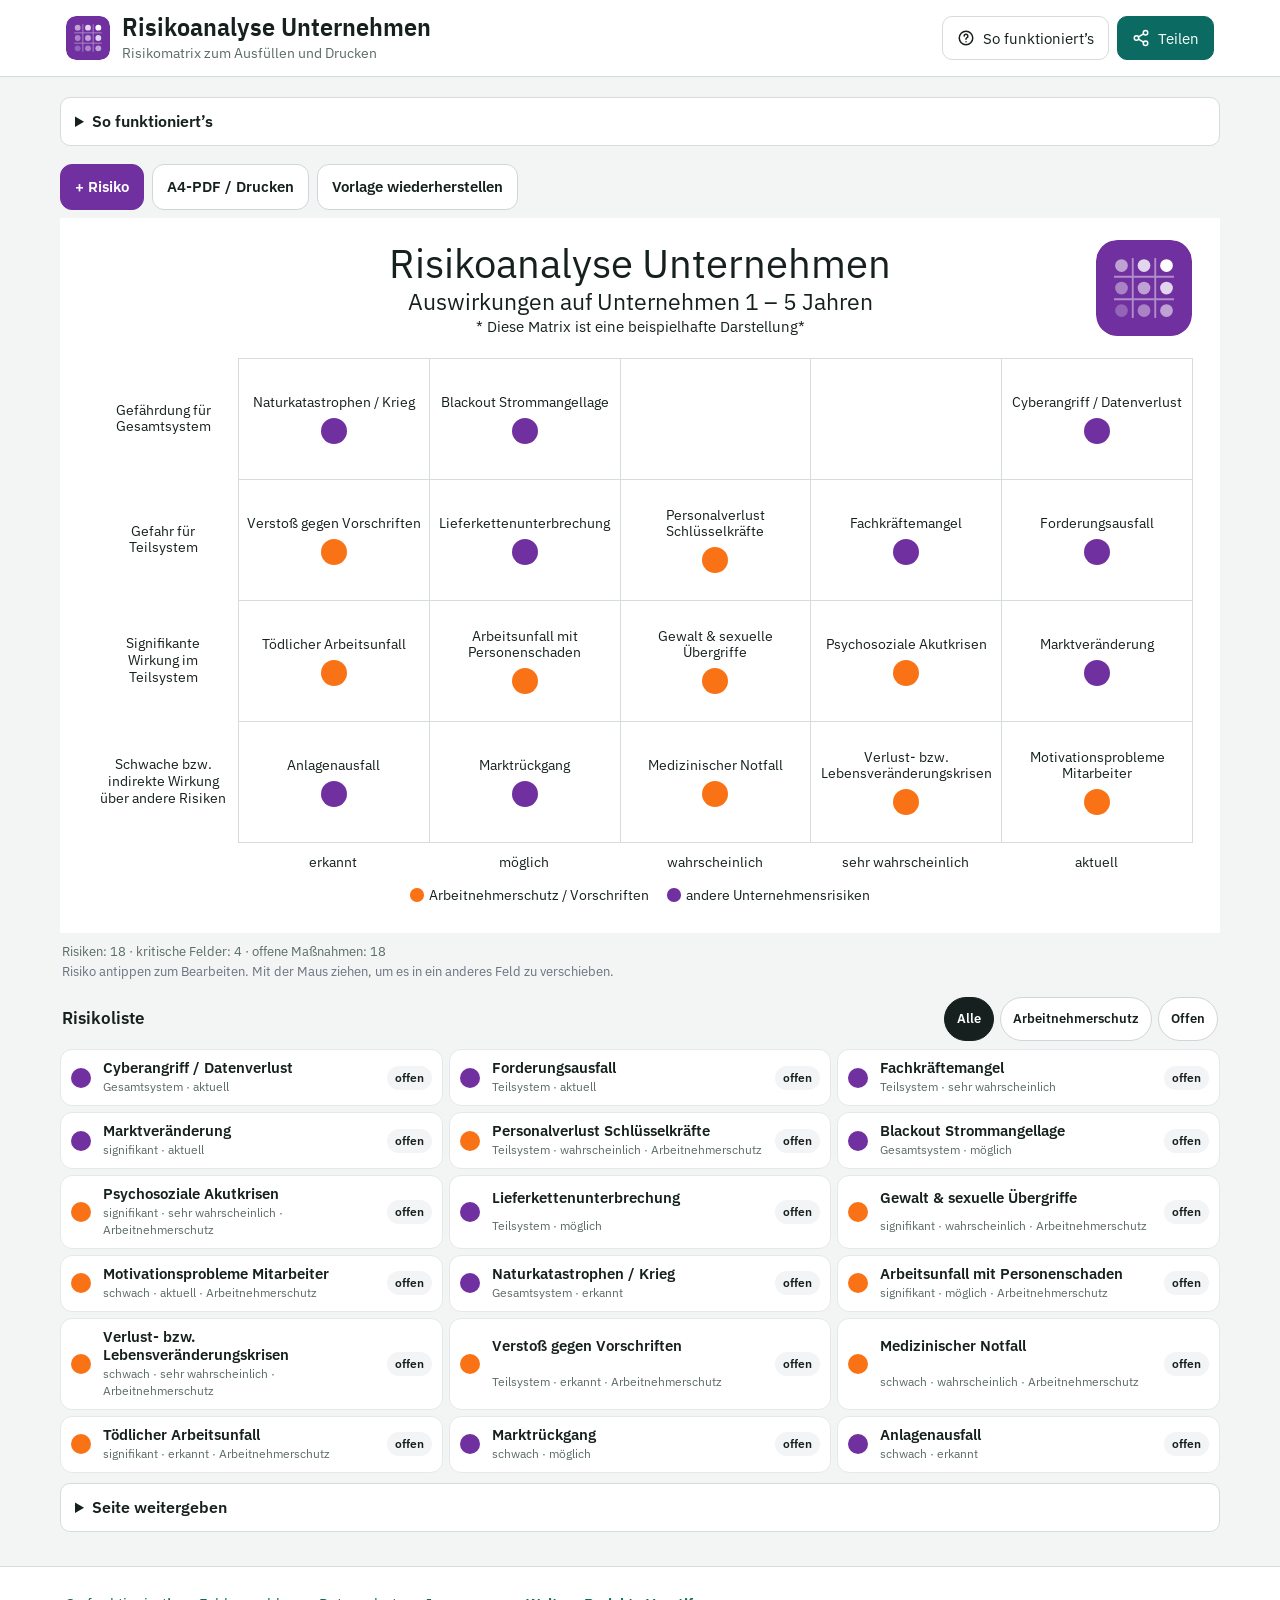
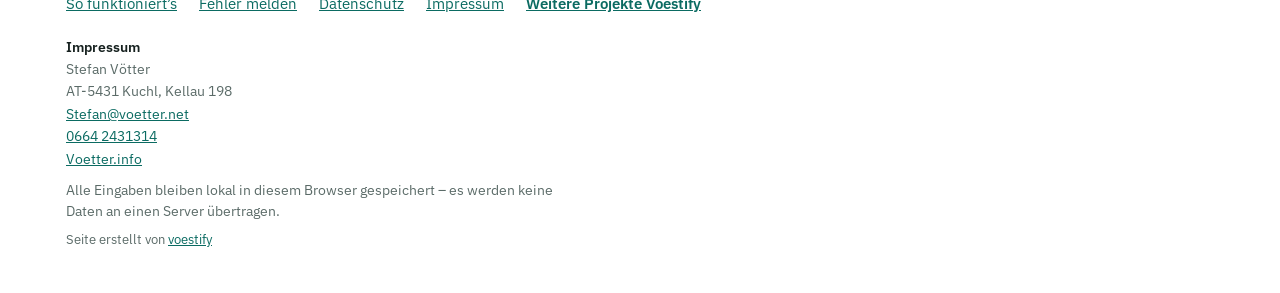
<file: public/index.html>
<!DOCTYPE html>
<html lang="de">
<head>
<meta charset="utf-8">
<meta name="viewport" content="width=device-width, initial-scale=1, viewport-fit=cover">
<title>Risikoanalyse Unternehmen</title>
<meta name="description" content="Risikomatrix für Unternehmen (BCM): 20 vorgegebene Risikofelder, eigene Risiken, Maßnahmen und PDF-Export. Daten bleiben lokal im Browser.">
<meta name="theme-color" content="#7030A0">
<link rel="manifest" href="manifest.webmanifest">
<link rel="icon" href="icon.svg" type="image/svg+xml">
<link rel="icon" href="icon-192.png" type="image/png" sizes="192x192">
<link rel="apple-touch-icon" href="apple-touch-icon.png">
<link rel="canonical" href="https://bcm.voetter.work/">
<meta name="apple-mobile-web-app-capable" content="yes">
<meta name="mobile-web-app-capable" content="yes">
<meta name="apple-mobile-web-app-title" content="Risikoanalyse">
<meta property="og:type" content="website">
<meta property="og:locale" content="de_AT">
<meta property="og:site_name" content="Risikoanalyse">
<meta property="og:url" content="https://bcm.voetter.work/">
<meta property="og:title" content="Risikoanalyse Unternehmen">
<meta property="og:description" content="Risikomatrix mit vorgegebenen Feldern: bewerten, verschieben, Maßnahmen festlegen, als PDF ausgeben. Kostenlos, ohne Anmeldung – die Daten bleiben am Gerät.">
<meta property="og:image" content="https://bcm.voetter.work/og.png">
<meta property="og:image:width" content="1200">
<meta property="og:image:height" content="630">
<meta property="og:image:alt" content="Logo und Risikomatrix der Risikoanalyse Unternehmen">
<meta name="twitter:card" content="summary_large_image">
<meta name="twitter:title" content="Risikoanalyse Unternehmen">
<meta name="twitter:description" content="Risikomatrix mit vorgegebenen Feldern: bewerten, verschieben, Maßnahmen festlegen, als PDF ausgeben.">
<meta name="twitter:image" content="https://bcm.voetter.work/og.png">
<style>
:root{--orange:#F97316;--purple:#7030A0;--purple-d:#5B2585;--purple-soft:#F1E8F8;--grey:#E5E7EB;--grey-soft:#F3F4F6;
  --text:#111827;--muted:#4B5563;--line:#A3A3A3;--bg:#F5F5F5;--panel:#fff;--lab:clamp(54px,15vw,150px)}
*{box-sizing:border-box}
html{-webkit-text-size-adjust:100%}
body{margin:0;background:var(--bg);color:var(--text);
  font:15px/1.4 Calibri,"Segoe UI",system-ui,-apple-system,Roboto,Arial,sans-serif;
  padding:env(safe-area-inset-top) env(safe-area-inset-right) env(safe-area-inset-bottom) env(safe-area-inset-left)}
.wrap{max-width:1180px;margin:0 auto;padding:10px 10px 24px}
button{font:inherit;color:inherit;cursor:pointer}
.toolbar{display:flex;gap:8px;position:sticky;top:0;z-index:5;background:var(--bg);margin:0 -10px;padding:8px 10px}
.btn{border:1px solid #D1D5DB;background:var(--panel);border-radius:12px;padding:10px 14px;font-weight:600;min-height:46px;white-space:nowrap}
.btn:hover{background:var(--grey-soft)}
.btn.primary{background:var(--purple);border-color:var(--purple);color:#fff}
.btn.primary:hover{background:var(--purple-d)}
.btn.danger{color:#B91C1C;border-color:#FCA5A5}
.short{display:none}
.hint{color:#6B7280;font-size:13px;margin:2px 2px 8px}
/* ---- Blatt wie in der Vorlage ---- */
.sheet{background:var(--panel);padding:clamp(8px,2.4vw,28px);padding-top:clamp(10px,2vw,22px)}
.sheet-head{position:relative;text-align:center;padding:0 clamp(46px,11vw,120px);margin-bottom:clamp(8px,2vw,22px);min-height:clamp(40px,10vw,96px)}
.sheet-head h1{font-weight:400;font-size:clamp(17px,4.4vw,40px);line-height:1.15;margin:0}
.sheet-head .sub{font-size:clamp(11px,2.7vw,23px);margin:2px 0 0;line-height:1.2}
.sheet-head .note{font-size:clamp(8.5px,1.9vw,15px);margin:2px 0 0;line-height:1.2}
.logo{position:absolute;right:0;top:0;width:clamp(40px,10vw,96px);height:auto;border-radius:22%}
.matrix{display:grid;grid-template-columns:var(--lab) repeat(5,minmax(0,1fr))}
.ih{display:flex;align-items:center;justify-content:center;text-align:center;padding:2px clamp(2px,1vw,12px);
  font-size:clamp(8.5px,2.1vw,13.5px);line-height:1.25;hyphens:auto;-webkit-hyphens:auto;overflow-wrap:anywhere}
.ph{text-align:center;padding:clamp(4px,1.2vw,12px) 1px 0;font-size:clamp(8.5px,2.1vw,13.5px);line-height:1.2;hyphens:auto;-webkit-hyphens:auto}
.cell{border:1px solid var(--line);margin:0 -1px -1px 0;min-height:clamp(84px,17vw,122px);padding:clamp(4px,1vw,10px) clamp(2px,.6vw,8px);
  display:flex;flex-direction:column;align-items:stretch;justify-content:center;gap:clamp(4px,1vw,10px);background:#fff}
.cell.over{background:var(--purple-soft);box-shadow:inset 0 0 0 2px var(--purple)}
.add{flex:1;border:0;background:transparent;color:transparent;font-size:20px;min-height:44px}
.cell:has(.card) .add{display:none}
.add:hover,.add:focus-visible{color:#9CA3AF;background:var(--grey-soft)}
@media (hover:none){.add{color:#D4D4D4}}
.card{display:flex;flex-direction:column;align-items:center;gap:clamp(3px,.8vw,7px);width:100%;border:0;background:transparent;padding:2px 0;
  touch-action:pan-x pan-y;user-select:none;-webkit-user-select:none;-webkit-touch-callout:none;border-radius:8px}
.card:hover{background:var(--purple-soft)}
.card .t{font-size:clamp(9px,2.3vw,14px);line-height:1.2;text-align:center;hyphens:auto;-webkit-hyphens:auto;overflow-wrap:anywhere;max-width:100%}
.card .dot{width:clamp(16px,4vw,26px);height:clamp(16px,4vw,26px);border-radius:50%;background:var(--purple);flex:none}
.card.ws .dot,.li.ws .dot,.lg i.o{background:var(--orange)}
.card.done .dot{background:#fff;box-shadow:inset 0 0 0 3px var(--purple)}
.card.ws.done .dot,.li.ws.done .dot{background:#fff;box-shadow:inset 0 0 0 3px var(--orange)}
.lg{display:flex;flex-wrap:wrap;gap:4px 18px;justify-content:center;margin-top:clamp(8px,1.6vw,16px);font-size:clamp(9.5px,2.2vw,13.5px)}
.lg i{display:inline-block;width:1em;height:1em;border-radius:50%;background:var(--purple);vertical-align:-.12em;margin-right:.4em}
.card.done .t{color:#6B7280}
.card.lift{opacity:.3}
.ghost{position:fixed;z-index:50;pointer-events:none;width:110px;background:#fff;padding:8px 6px;box-shadow:0 10px 24px rgba(0,0,0,.28);transform:translate(-50%,-60%) rotate(-2deg)}
.ghost .t{font-size:12px}.ghost .dot{width:24px;height:24px}
.stats{color:var(--muted);font-size:13px;margin:10px 2px 0}
/* ---- Liste ---- */
.listhead{display:flex;align-items:center;justify-content:space-between;gap:8px;margin:16px 2px 8px;flex-wrap:wrap}
.listhead h2{font-size:17px;margin:0}
.filters{display:flex;gap:6px}
.chip{border:1px solid #D1D5DB;background:var(--panel);border-radius:999px;padding:7px 12px;font-size:13px;font-weight:600;min-height:36px}
.chip.on{background:var(--text);border-color:var(--text);color:#fff}
#list{display:grid;grid-template-columns:repeat(auto-fill,minmax(300px,1fr));gap:6px}
.li{display:grid;grid-template-columns:22px 1fr auto;gap:2px 10px;align-items:center;width:100%;text-align:left;background:var(--panel);
  border:1px solid var(--grey);border-radius:12px;padding:9px 10px;min-height:56px}
.li.done{opacity:.65}
.li .dot{grid-row:1/3;width:20px;height:20px;border-radius:50%;background:var(--purple)}
.li.done .dot{background:#fff;box-shadow:inset 0 0 0 3px var(--purple)}
.li .t{font-weight:700;font-size:14.5px;line-height:1.25;hyphens:auto;-webkit-hyphens:auto;overflow-wrap:anywhere}
.li .m{grid-column:2;font-size:12px;color:var(--muted)}
.li .st{grid-row:1/3;grid-column:3;font-size:11.5px;font-weight:700;border-radius:999px;padding:4px 8px;background:var(--grey-soft);white-space:nowrap}
.li .st.s1{background:#DBEAFE;color:#1E40AF}.li .st.s2{background:#DCFCE7;color:#166534}
.empty{color:var(--muted);font-size:13.5px;padding:10px 4px}
footer{color:var(--muted);font-size:12.5px;margin:18px 4px 8px;line-height:1.6}
footer a{color:inherit}
/* ---- Dialog ---- */
dialog{border:0;border-radius:18px;padding:0;width:min(560px,calc(100vw - 20px));max-height:calc(100dvh - 20px);color:var(--text)}
dialog::backdrop{background:rgba(17,24,39,.5)}
dialog form{display:flex;flex-direction:column;max-height:calc(100dvh - 20px)}
dialog h2{margin:0;padding:16px 18px 6px;font-size:19px}
.fields{padding:0 18px 8px;overflow-y:auto}
label{display:block;font-weight:700;font-size:13px;color:#374151;margin:10px 0 4px}
input[type=text],select,textarea{width:100%;font:inherit;font-size:16px;padding:10px;border:1px solid #D1D5DB;border-radius:10px;background:#fff;color:var(--text)}
textarea{resize:vertical}
.chk{display:flex;gap:10px;align-items:center;font-weight:600;margin:14px 0 4px}
.chk input{width:22px;height:22px;accent-color:var(--orange);flex:none}
.actions{display:flex;gap:8px;padding:12px 18px 16px;border-top:1px solid var(--grey);flex-wrap:wrap}
.actions .sp{flex:1}
.toast{position:fixed;left:50%;bottom:22px;transform:translateX(-50%);background:#111827;color:#fff;padding:10px 16px;border-radius:999px;font-size:14px;opacity:0;transition:opacity .2s;pointer-events:none;z-index:60;max-width:90vw}
.toast.show{opacity:1}
:focus-visible{outline:3px solid #2563EB;outline-offset:2px}
@media (max-width:720px){
  .wrap{padding:0 6px 24px}
  .full{display:none}.short{display:inline}
  .toolbar{margin:0 -6px;padding:8px 6px}
  .toolbar .btn{flex:1 1 0;padding:10px 6px;font-size:14px}
  .hint{font-size:12.5px}
  .sheet{margin:0 -6px}
  #list{grid-template-columns:1fr}
  dialog{width:100vw;max-width:100vw;margin:auto 0 0;border-radius:18px 18px 0 0;max-height:94dvh}
  dialog form{max-height:94dvh}
  .actions{padding-bottom:calc(14px + env(safe-area-inset-bottom))}
  .actions .btn{flex:1 1 auto}.actions .sp{display:none}
  .toast{bottom:calc(18px + env(safe-area-inset-bottom))}
}
@page{size:A4 landscape;margin:8mm}
@media print{
  body{background:#fff}
  .toolbar,.hint,.add,footer,.toast,.listsec,.stats{display:none!important}
  .wrap{max-width:none;padding:0}
  .sheet{padding:0}
  .cell{min-height:33mm;break-inside:avoid}
  *{-webkit-print-color-adjust:exact;print-color-adjust:exact}
}
</style>
<link rel="stylesheet" href="fonts.css">
<link rel="stylesheet" href="rahmen.css">
<style>@media print{.r-top,.r-foot,.r-box,.r-skip{display:none!important}}</style>
</head>
<body>
<a class="r-skip" href="#matrix">Zum Inhalt</a>
<header class="r-top">
  <div class="r-wrap" style="--r-max:1180px">
    <div class="r-brand"><img src="icon.svg" alt="" width="44" height="44"><div><b>Risikoanalyse Unternehmen</b><span class="r-sub">Risikomatrix zum Ausfüllen und Drucken</span></div></div>
    <div class="r-tools">
      <button class="r-btn" type="button" id="r-help"><svg viewBox="0 0 24 24" aria-hidden="true"><circle cx="12" cy="12" r="9"/><path d="M9.5 9.5a2.5 2.5 0 1 1 3.5 2.3c-.7.4-1 1-1 1.7"/><path d="M12 17h.01"/></svg>So funktioniert’s</button>
      <button class="r-btn r-pri" type="button" id="r-share"><svg viewBox="0 0 24 24" aria-hidden="true"><circle cx="18" cy="5" r="3"/><circle cx="6" cy="12" r="3"/><circle cx="18" cy="19" r="3"/><path d="M8.6 10.6l6.8-4.2"/><path d="M8.6 13.4l6.8 4.2"/></svg>Teilen</button>
    </div>
  </div>
</header>
<div class="wrap">
  <details class="r-box" id="hilfe">
    <summary>So funktioniert’s</summary>
    <ol class="r-steps">
      <li><span>Mit „+ Risiko“ ein Risiko anlegen und Eintrittswahrscheinlichkeit sowie Auswirkung wählen.</span></li>
      <li><span>Ein Risiko antippen, um es zu bearbeiten, oder in ein anderes Feld der Matrix ziehen.</span></li>
      <li><span>Mit „A4-PDF / Drucken“ die Matrix als Blatt ausgeben. Alle Eingaben bleiben in diesem Browser gespeichert.</span></li>
    </ol>
  </details>
  <div class="toolbar">
    <button class="btn primary" id="btnAdd" type="button">+ Risiko</button>
    <button class="btn" id="btnPdf" type="button"><span class="full">A4-PDF / Drucken</span><span class="short">PDF</span></button>
    <button class="btn" id="btnReset" type="button"><span class="full">Vorlage wiederherstellen</span><span class="short">Zurücksetzen</span></button>
  </div>

  <main class="sheet">
    <div class="sheet-head">
      <h1>Risikoanalyse Unternehmen</h1>
      <p class="sub">Auswirkungen auf Unternehmen 1 – 5 Jahren</p>
      <p class="note">* Diese Matrix ist eine beispielhafte Darstellung*</p>
      <img class="logo" src="icon.svg" width="96" height="96" alt="Logo Risikoanalyse">
    </div>
    <div class="matrix" id="matrix"></div>
    <div class="lg"><span><i class="o"></i>Arbeitnehmerschutz / Vorschriften</span><span><i></i>andere Unternehmensrisiken</span></div>
  </main>
  <p class="stats" id="stats"></p>
  <p class="hint">Risiko antippen zum Bearbeiten. <span class="full">Mit der Maus ziehen, um es in ein anderes Feld zu verschieben.</span><span class="short">Gedrückt halten und ziehen zum Verschieben. Im Querformat wird die Matrix größer.</span></p>

  <section class="listsec" aria-label="Risikoliste">
    <div class="listhead">
      <h2>Risikoliste</h2>
      <div class="filters" id="filters">
        <button type="button" class="chip on" data-f="all">Alle</button>
        <button type="button" class="chip" data-f="ws">Arbeitnehmerschutz</button>
        <button type="button" class="chip" data-f="open">Offen</button>
      </div>
    </div>
    <div id="list"></div>
  </section>

  <details class="r-box" id="teilen">
    <summary>Seite weitergeben</summary>
    <div class="r-share">
      <img src="qr.svg" alt="QR-Code zur Adresse bcm.voetter.work" width="132" height="132">
      <div>
        <p>QR-Code scannen oder Link weitergeben.</p>
        <button class="r-btn r-pri" type="button" id="r-sshare" hidden>Teilen</button>
        <button class="r-btn" type="button" id="r-copy">Link kopieren</button>
        <p id="r-msg" role="status"></p>
      </div>
    </div>
  </details>
</div>

<footer class="r-foot" style="margin:0">
  <div class="r-wrap" style="--r-max:1180px">
    <nav class="r-fnav" aria-label="Fußzeile">
      <a href="#hilfe" id="r-fhelp">So funktioniert’s</a>
      <a id="r-err" href="mailto:Stefan@voetter.net?subject=Fehler%20melden%3A%20Risikoanalyse%20Unternehmen%20%28bcm.voetter.work%29&amp;body=Seite%3A%20https%3A%2F%2Fbcm.voetter.work%2F%0A%0AWas%20stimmt%20nicht%3F%0A%0A%0AWie%20w%C3%A4re%20es%20richtig%3F%0A">Fehler melden</a>
      <a href="datenschutz.html">Datenschutz</a>
      <a href="#impressum">Impressum</a>
      <a class="r-more" href="https://book.voetter.work/">Weitere Projekte Voestify</a>
    </nav>
    <address class="r-imp" id="impressum"><b>Impressum</b><br>Stefan Vötter<br>AT-5431 Kuchl, Kellau 198<br><a href="mailto:Stefan@voetter.net">Stefan@voetter.net</a><br><a href="tel:+436642431314">0664 2431314</a><br><a href="https://voetter.info" rel="noopener">Voetter.info</a></address>
    <p>Alle Eingaben bleiben lokal in diesem Browser gespeichert – es werden keine Daten an einen Server übertragen.</p>
    <p class="r-made">Seite erstellt von <a href="https://voetter.info">voestify</a></p>
  </div>
</footer>
<script src="rahmen.js"></script>

<dialog id="dlg">
  <form method="dialog" id="frm">
    <h2 id="dlgTitle">Risiko bearbeiten</h2>
    <div class="fields">
      <label for="fTitle">Titel</label>
      <input type="text" id="fTitle" maxlength="80" autocomplete="off">
      <label for="fImpact">Auswirkung</label>
      <select id="fImpact"></select>
      <label for="fProb">Eintrittswahrscheinlichkeit / Aktualität</label>
      <select id="fProb"></select>
      <label class="chk"><input type="checkbox" id="fWs"> Arbeitnehmerschutz / Vorschriften (orange)</label>
      <label for="fDesc">Beschreibung</label>
      <textarea id="fDesc" rows="3"></textarea>
      <label for="fOwner">Verantwortlich</label>
      <input type="text" id="fOwner" autocomplete="off">
      <label for="fDue">Termin / Frist</label>
      <input type="text" id="fDue" placeholder="z. B. 31.12.2026" autocomplete="off">
      <label for="fMeasures">Maßnahmen</label>
      <textarea id="fMeasures" rows="4"></textarea>
      <label for="fStatus">Status</label>
      <select id="fStatus"></select>
    </div>
    <div class="actions">
      <button class="btn danger" type="button" id="btnDel">Löschen</button>
      <span class="sp"></span>
      <button class="btn" type="button" id="btnCancel">Abbrechen</button>
      <button class="btn primary" type="submit">Speichern</button>
    </div>
  </form>
</dialog>
<div class="toast" id="toast" role="status" aria-live="polite"></div>

<script>
(function(){
'use strict';
var KEY='risikoanalyse_risks_v2';
var IMPACT=['Gefährdung für Gesamtsystem','Gefahr für Teilsystem','Signifikante Wirkung im Teilsystem','Schwache bzw. indirekte Wirkung über andere Risiken'];
var PROB=['erkannt','möglich','wahrscheinlich','sehr wahrscheinlich','aktuell'];
var IMPACT_S=['Gesamtsystem','Teilsystem','signifikant','schwach'];
var STATUS=['offen','in Arbeit','erledigt'];

function defaults(){
  var d=[
  ['r01','Naturkatastrophen / Krieg',0,0,'🌪️',false,'Externe Lage mit möglicher Wirkung auf Standort, Lieferfähigkeit und Geschäftsbetrieb.'],
  ['r02','Blackout Strommangellage',0,1,'⚡',false,'Stromausfall oder Energiemangel mit Auswirkung auf kritische Prozesse.'],
  ['r05','Cyberangriff / Datenverlust',0,4,'🔐',false,'Angriff, Verschlüsselung, Datenabfluss oder Verlust geschäftskritischer Daten.'],
  ['r06','Verstoß gegen Vorschriften',1,0,'⚖️',true,'Rechtliche oder organisatorische Nichteinhaltung, inklusive Arbeitnehmerschutz-Vorgaben.'],
  ['r07','Lieferkettenunterbrechung',1,1,'📦',false,'Ausfall von Lieferanten, Material, Logistik oder externen Partnern.'],
  ['r08','Personalverlust Schlüsselkräfte',1,2,'🧑‍💼',true,'Ausfall, Kündigung oder langfristige Abwesenheit kritischer Mitarbeitender.'],
  ['r09','Fachkräftemangel',1,3,'👥',false,'Schwierigkeit, qualifiziertes Personal zu gewinnen oder zu halten.'],
  ['r10','Forderungsausfall',1,4,'🧾',false,'Ausfall offener Forderungen oder Zahlungsschwierigkeiten wichtiger Kunden.'],
  ['r11','Tödlicher Arbeitsunfall',2,0,'⛑️',true,'Schwerstes Ereignis im Bereich Arbeitssicherheit und Organisation.'],
  ['r12','Arbeitsunfall mit Personenschaden',2,1,'🩹',true,'Unfall mit Verletzung, Ausfallzeit oder medizinischer Behandlung.'],
  ['r13','Gewalt & sexuelle Übergriffe',2,2,'✋',true,'Grenzverletzungen, Gewalt, Belästigung oder Übergriffe am Arbeitsplatz.'],
  ['r14','Psychosoziale Akutkrisen',2,3,'🧠',true,'Akute psychische Belastung, Konflikt- oder Krisenlage im Arbeitsumfeld.'],
  ['r15','Marktveränderung',2,4,'📈',false,'Veränderte Nachfrage, Wettbewerb, Preise oder regulatorische Rahmenbedingungen.'],
  ['r16','Anlagenausfall',3,0,'⚙️',false,'Ausfall einer Anlage, Maschine oder technischen Ressource.'],
  ['r17','Marktrückgang',3,1,'📉',false,'Rückgang von Umsatz, Nachfrage oder Marktanteilen.'],
  ['r18','Medizinischer Notfall',3,2,'🚑',true,'Akuter Notfall bei Mitarbeitenden, Gästen oder Dritten am Standort.'],
  ['r19','Verlust- bzw. Lebensveränderungskrisen',3,3,'🤝',true,'Krisen durch Trauer, Trennung, Pflegebelastung oder einschneidende Lebensereignisse.'],
  ['r20','Motivationsprobleme Mitarbeiter',3,4,'🔋',true,'Sinkende Motivation, Bindung, Arbeitszufriedenheit oder Leistungsbereitschaft.']];
  return d.map(function(a){return {id:a[0],title:a[1],impactIndex:a[2],probabilityIndex:a[3],icon:a[4],workerSafety:a[5],description:a[6],predefined:true,owner:'',due:'',measures:'',status:'offen'};});
}

var risks=load();
function load(){
  try{
    var raw=localStorage.getItem(KEY);
    if(raw){var a=JSON.parse(raw);if(Array.isArray(a)&&a.length)return a;}
  }catch(e){}
  return defaults();
}
function save(){try{localStorage.setItem(KEY,JSON.stringify(risks));}catch(e){toast('Speichern im Browser nicht möglich');}}

var $=function(id){return document.getElementById(id);};
var matrix=$('matrix');
function el(tag,cls,txt){var e=document.createElement(tag);if(cls)e.className=cls;if(txt!=null)e.textContent=txt;return e;}

function render(){
  matrix.textContent='';
  for(var r=0;r<4;r++){
    matrix.appendChild(el('div','ih',IMPACT[r]));
    for(var col=0;col<5;col++){
      var cell=el('div','cell');cell.dataset.row=r;cell.dataset.col=col;
      risks.forEach(function(k){if(k.impactIndex===r&&k.probabilityIndex===col)cell.appendChild(card(k));});
      var add=el('button','add','+');add.type='button';add.dataset.add='1';
      add.setAttribute('aria-label','Risiko hinzufügen: '+IMPACT[r]+', '+PROB[col]);
      cell.appendChild(add);
      matrix.appendChild(cell);
    }
  }
  matrix.appendChild(el('div'));
  PROB.forEach(function(p){matrix.appendChild(el('div','ph',p));});
  var crit=0,open=0;
  risks.forEach(function(k){if(k.impactIndex<=1&&k.probabilityIndex>=2)crit++;if(k.status!=='erledigt')open++;});
  $('stats').textContent='Risiken: '+risks.length+' · kritische Felder: '+crit+' · offene Maßnahmen: '+open;
  renderList();
}
var filter='all';
function renderList(){
  var list=$('list');list.textContent='';
  var items=risks.filter(function(k){return filter==='ws'?k.workerSafety:filter==='open'?k.status!=='erledigt':true;});
  items.sort(function(a,b){return (4-b.impactIndex)*(b.probabilityIndex+1)-(4-a.impactIndex)*(a.probabilityIndex+1);});
  if(!items.length){list.appendChild(el('p','empty','Keine Risiken in dieser Auswahl.'));return;}
  items.forEach(function(k){
    var b=el('button','li'+(k.workerSafety?' ws':'')+(k.status==='erledigt'?' done':''));b.type='button';b.dataset.id=k.id;
    b.appendChild(el('span','dot'));
    b.appendChild(el('span','t',k.title));
    b.appendChild(el('span','st s'+Math.max(0,STATUS.indexOf(k.status)),k.status||'offen'));
    b.appendChild(el('span','m',IMPACT_S[k.impactIndex]+' · '+PROB[k.probabilityIndex]+(k.workerSafety?' · Arbeitnehmerschutz':'')+(k.due?' · bis '+k.due:'')));
    list.appendChild(b);
  });
}
$('list').addEventListener('click',function(e){var b=e.target.closest('.li');if(b){var k=find(b.dataset.id);if(k)openDlg(k,false);}});
$('filters').addEventListener('click',function(e){
  var c=e.target.closest('.chip');if(!c)return;filter=c.dataset.f;
  Array.prototype.forEach.call(this.children,function(x){x.classList.toggle('on',x===c);});renderList();
});
function card(k){
  var b=el('button','card'+(k.workerSafety?' ws':'')+(k.status==='erledigt'?' done':''));
  b.type='button';b.dataset.id=k.id;
  b.appendChild(el('span','t',k.title));
  b.appendChild(el('span','dot'));
  return b;
}
function find(id){for(var i=0;i<risks.length;i++)if(risks[i].id===id)return risks[i];return null;}

/* ---------- Dialog ---------- */
var dlg=$('dlg'),cur=null,curNew=false;
function fill(sel,arr){arr.forEach(function(t,i){var o=el('option',null,t);o.value=i;sel.appendChild(o);});}
fill($('fImpact'),IMPACT);fill($('fProb'),PROB);fill($('fStatus'),STATUS);

function openDlg(k,isNew){
  cur=k;curNew=isNew;
  $('dlgTitle').textContent=isNew?'Risiko hinzufügen':'Risiko bearbeiten';
  $('fTitle').value=k.title;$('fImpact').value=k.impactIndex;$('fProb').value=k.probabilityIndex;
  $('fWs').checked=!!k.workerSafety;$('fDesc').value=k.description||'';$('fOwner').value=k.owner||'';
  $('fDue').value=k.due||'';$('fMeasures').value=k.measures||'';
  $('fStatus').value=Math.max(0,STATUS.indexOf(k.status));
  $('btnDel').hidden=isNew||k.predefined;
  dlg.showModal();
  if(isNew){$('fTitle').focus();$('fTitle').select();}
}
function blank(row,col){
  return {id:'custom-'+Date.now()+'-'+Math.random().toString(36).slice(2,8),title:'Neues Risiko',impactIndex:row==null?3:row,probabilityIndex:col==null?1:col,icon:'⚠️',workerSafety:false,description:'',predefined:false,owner:'',due:'',measures:'',status:'offen'};
}
$('frm').addEventListener('submit',function(){
  if(!cur)return;
  cur.title=$('fTitle').value.trim()||'Unbenanntes Risiko';
  cur.impactIndex=+$('fImpact').value;cur.probabilityIndex=+$('fProb').value;
  cur.workerSafety=$('fWs').checked;
  cur.description=$('fDesc').value.trim();cur.owner=$('fOwner').value.trim();cur.due=$('fDue').value.trim();
  cur.measures=$('fMeasures').value.trim();cur.status=STATUS[+$('fStatus').value];
  if(curNew)risks.push(cur);
  save();render();toast('Gespeichert');
});
$('btnCancel').addEventListener('click',function(){dlg.close();});
$('btnDel').addEventListener('click',function(){
  if(!cur||cur.predefined)return;
  if(!window.confirm('Dieses zusätzliche Risiko wirklich löschen?'))return;
  risks=risks.filter(function(k){return k!==cur;});
  dlg.close();save();render();toast('Gelöscht');
});
$('btnAdd').addEventListener('click',function(){openDlg(blank(),true);});
$('btnPdf').addEventListener('click',function(){window.print();});
$('btnReset').addEventListener('click',function(){
  if(!window.confirm('Alle Änderungen auf die 20 Standardfelder zurücksetzen? Zusätzliche Risiken werden entfernt.'))return;
  risks=defaults();save();render();toast('Vorlage wiederhergestellt');
});

/* ---------- Tippen & Ziehen ---------- */
var drag=null,suppressClick=false;
matrix.addEventListener('click',function(e){
  if(suppressClick){suppressClick=false;return;}
  var c=e.target.closest('.card');
  if(c){var k=find(c.dataset.id);if(k)openDlg(k,false);return;}
  var a=e.target.closest('[data-add]');
  if(a){var cell=a.parentNode;openDlg(blank(+cell.dataset.row,+cell.dataset.col),true);}
});
matrix.addEventListener('pointerdown',function(e){
  var c=e.target.closest('.card');
  if(!c||(e.pointerType==='mouse'&&e.button!==0))return;
  drag={card:c,id:c.dataset.id,x:e.clientX,y:e.clientY,active:false,touch:e.pointerType!=='mouse',pid:e.pointerId,timer:null};
  if(drag.touch)drag.timer=setTimeout(function(){if(drag)startDrag(drag.x,drag.y);},380);
});
function startDrag(x,y){
  drag.active=true;
  var g=drag.card.cloneNode(true);g.classList.add('ghost');document.body.appendChild(g);drag.ghost=g;
  drag.card.classList.add('lift');
  if(drag.touch&&navigator.vibrate){try{navigator.vibrate(15);}catch(e){}}
  moveDrag(x,y);
}
function moveDrag(x,y){
  drag.ghost.style.left=x+'px';drag.ghost.style.top=y+'px';
  var t=document.elementFromPoint(x,y);var cell=t&&t.closest?t.closest('.cell'):null;
  if(drag.cell!==cell){if(drag.cell)drag.cell.classList.remove('over');if(cell)cell.classList.add('over');drag.cell=cell;}
}
window.addEventListener('pointermove',function(e){
  if(!drag||e.pointerId!==drag.pid)return;
  var dx=e.clientX-drag.x,dy=e.clientY-drag.y;
  if(!drag.active){
    if(drag.touch){if(Math.abs(dx)>10||Math.abs(dy)>10){clearTimeout(drag.timer);drag=null;}return;}
    if(Math.abs(dx)<6&&Math.abs(dy)<6)return;
    startDrag(e.clientX,e.clientY);
  }
  moveDrag(e.clientX,e.clientY);
});
function endDrag(drop){
  if(!drag)return;
  clearTimeout(drag.timer);
  var d=drag;drag=null;
  if(!d.active)return;
  suppressClick=true;setTimeout(function(){suppressClick=false;},80);
  if(d.ghost)d.ghost.remove();
  d.card.classList.remove('lift');
  if(d.cell)d.cell.classList.remove('over');
  var k=find(d.id);
  if(drop&&d.cell&&k){
    var r=+d.cell.dataset.row,c=+d.cell.dataset.col;
    if(r!==k.impactIndex||c!==k.probabilityIndex){k.impactIndex=r;k.probabilityIndex=c;save();render();toast('Risiko verschoben: '+k.title);}
  }
}
window.addEventListener('pointerup',function(e){if(drag&&e.pointerId===drag.pid)endDrag(true);});
window.addEventListener('pointercancel',function(e){if(drag&&e.pointerId===drag.pid)endDrag(false);});
document.addEventListener('touchmove',function(e){if(drag&&drag.active&&e.cancelable)e.preventDefault();},{passive:false});
document.addEventListener('contextmenu',function(e){if(e.target.closest&&e.target.closest('.card')&&drag&&drag.touch)e.preventDefault();});

var toastT;
function toast(msg){var t=$('toast');t.textContent=msg;t.classList.add('show');clearTimeout(toastT);toastT=setTimeout(function(){t.classList.remove('show');},1800);}

render();
if('serviceWorker' in navigator){window.addEventListener('load',function(){navigator.serviceWorker.register('sw.js').catch(function(){});});}
})();
</script>
</body>
</html>
</file>
<file: public/fonts.css>
/* IBM Plex, SIL Open Font License 1.1 – lokal ausgeliefert, kein Abruf bei Dritten */
@font-face{font-family:"IBM Plex Sans";font-style:normal;font-weight:400;font-display:swap;src:url(fonts/ibm-plex-sans-greek-400-normal.woff2) format("woff2");unicode-range:U+0370-0377,U+037A-037F,U+0384-038A,U+038C,U+038E-03A1,U+03A3-03FF}
@font-face{font-family:"IBM Plex Sans";font-style:normal;font-weight:400;font-display:swap;src:url(fonts/ibm-plex-sans-latin-ext-400-normal.woff2) format("woff2");unicode-range:U+0100-02BA,U+02BD-02C5,U+02C7-02CC,U+02CE-02D7,U+02DD-02FF,U+0304,U+0308,U+0329,U+1D00-1DBF,U+1E00-1E9F,U+1EF2-1EFF,U+2020,U+20A0-20AB,U+20AD-20C0,U+2113,U+2C60-2C7F,U+A720-A7FF}
@font-face{font-family:"IBM Plex Sans";font-style:normal;font-weight:400;font-display:swap;src:url(fonts/ibm-plex-sans-latin-400-normal.woff2) format("woff2");unicode-range:U+0000-00FF,U+0131,U+0152-0153,U+02BB-02BC,U+02C6,U+02DA,U+02DC,U+0304,U+0308,U+0329,U+2000-206F,U+20AC,U+2122,U+2191,U+2193,U+2212,U+2215,U+FEFF,U+FFFD}
@font-face{font-family:"IBM Plex Sans";font-style:normal;font-weight:500;font-display:swap;src:url(fonts/ibm-plex-sans-greek-500-normal.woff2) format("woff2");unicode-range:U+0370-0377,U+037A-037F,U+0384-038A,U+038C,U+038E-03A1,U+03A3-03FF}
@font-face{font-family:"IBM Plex Sans";font-style:normal;font-weight:500;font-display:swap;src:url(fonts/ibm-plex-sans-latin-ext-500-normal.woff2) format("woff2");unicode-range:U+0100-02BA,U+02BD-02C5,U+02C7-02CC,U+02CE-02D7,U+02DD-02FF,U+0304,U+0308,U+0329,U+1D00-1DBF,U+1E00-1E9F,U+1EF2-1EFF,U+2020,U+20A0-20AB,U+20AD-20C0,U+2113,U+2C60-2C7F,U+A720-A7FF}
@font-face{font-family:"IBM Plex Sans";font-style:normal;font-weight:500;font-display:swap;src:url(fonts/ibm-plex-sans-latin-500-normal.woff2) format("woff2");unicode-range:U+0000-00FF,U+0131,U+0152-0153,U+02BB-02BC,U+02C6,U+02DA,U+02DC,U+0304,U+0308,U+0329,U+2000-206F,U+20AC,U+2122,U+2191,U+2193,U+2212,U+2215,U+FEFF,U+FFFD}
@font-face{font-family:"IBM Plex Sans";font-style:normal;font-weight:600;font-display:swap;src:url(fonts/ibm-plex-sans-greek-600-normal.woff2) format("woff2");unicode-range:U+0370-0377,U+037A-037F,U+0384-038A,U+038C,U+038E-03A1,U+03A3-03FF}
@font-face{font-family:"IBM Plex Sans";font-style:normal;font-weight:600;font-display:swap;src:url(fonts/ibm-plex-sans-latin-ext-600-normal.woff2) format("woff2");unicode-range:U+0100-02BA,U+02BD-02C5,U+02C7-02CC,U+02CE-02D7,U+02DD-02FF,U+0304,U+0308,U+0329,U+1D00-1DBF,U+1E00-1E9F,U+1EF2-1EFF,U+2020,U+20A0-20AB,U+20AD-20C0,U+2113,U+2C60-2C7F,U+A720-A7FF}
@font-face{font-family:"IBM Plex Sans";font-style:normal;font-weight:600;font-display:swap;src:url(fonts/ibm-plex-sans-latin-600-normal.woff2) format("woff2");unicode-range:U+0000-00FF,U+0131,U+0152-0153,U+02BB-02BC,U+02C6,U+02DA,U+02DC,U+0304,U+0308,U+0329,U+2000-206F,U+20AC,U+2122,U+2191,U+2193,U+2212,U+2215,U+FEFF,U+FFFD}
@font-face{font-family:"IBM Plex Sans Condensed";font-style:normal;font-weight:600;font-display:swap;src:url(fonts/ibm-plex-sans-condensed-latin-ext-600-normal.woff2) format("woff2");unicode-range:U+0100-02BA,U+02BD-02C5,U+02C7-02CC,U+02CE-02D7,U+02DD-02FF,U+0304,U+0308,U+0329,U+1D00-1DBF,U+1E00-1E9F,U+1EF2-1EFF,U+2020,U+20A0-20AB,U+20AD-20C0,U+2113,U+2C60-2C7F,U+A720-A7FF}
@font-face{font-family:"IBM Plex Sans Condensed";font-style:normal;font-weight:600;font-display:swap;src:url(fonts/ibm-plex-sans-condensed-latin-600-normal.woff2) format("woff2");unicode-range:U+0000-00FF,U+0131,U+0152-0153,U+02BB-02BC,U+02C6,U+02DA,U+02DC,U+0304,U+0308,U+0329,U+2000-206F,U+20AC,U+2122,U+2191,U+2193,U+2212,U+2215,U+FEFF,U+FFFD}
@font-face{font-family:"IBM Plex Mono";font-style:normal;font-weight:400;font-display:swap;src:url(fonts/ibm-plex-mono-latin-ext-400-normal.woff2) format("woff2");unicode-range:U+0100-02BA,U+02BD-02C5,U+02C7-02CC,U+02CE-02D7,U+02DD-02FF,U+0304,U+0308,U+0329,U+1D00-1DBF,U+1E00-1E9F,U+1EF2-1EFF,U+2020,U+20A0-20AB,U+20AD-20C0,U+2113,U+2C60-2C7F,U+A720-A7FF}
@font-face{font-family:"IBM Plex Mono";font-style:normal;font-weight:400;font-display:swap;src:url(fonts/ibm-plex-mono-latin-400-normal.woff2) format("woff2");unicode-range:U+0000-00FF,U+0131,U+0152-0153,U+02BB-02BC,U+02C6,U+02DA,U+02DC,U+0304,U+0308,U+0329,U+2000-206F,U+20AC,U+2122,U+2191,U+2193,U+2212,U+2215,U+FEFF,U+FFFD}
@font-face{font-family:"IBM Plex Mono";font-style:normal;font-weight:500;font-display:swap;src:url(fonts/ibm-plex-mono-latin-ext-500-normal.woff2) format("woff2");unicode-range:U+0100-02BA,U+02BD-02C5,U+02C7-02CC,U+02CE-02D7,U+02DD-02FF,U+0304,U+0308,U+0329,U+1D00-1DBF,U+1E00-1E9F,U+1EF2-1EFF,U+2020,U+20A0-20AB,U+20AD-20C0,U+2113,U+2C60-2C7F,U+A720-A7FF}
@font-face{font-family:"IBM Plex Mono";font-style:normal;font-weight:500;font-display:swap;src:url(fonts/ibm-plex-mono-latin-500-normal.woff2) format("woff2");unicode-range:U+0000-00FF,U+0131,U+0152-0153,U+02BB-02BC,U+02C6,U+02DA,U+02DC,U+0304,U+0308,U+0329,U+2000-206F,U+20AC,U+2122,U+2191,U+2193,U+2212,U+2215,U+FEFF,U+FFFD}
</file>
<file: public/rahmen.css>
/* Gemeinsamer Rahmen aller voetter.work-Seiten (erzeugt mit kit.py) – Familie as */
:root:root:root{--r-bg:#f3f5f4;--r-card:#ffffff;--r-ink:#16211f;--r-muted:#5b6b68;--r-line:#d5dcda;--r-accent:#0b6b62;--r-accent-ink:#ffffff;--r-accent-soft:#dcefec;--bg:var(--r-bg);--paper:var(--r-bg);--surface:var(--r-card);--card:var(--r-card);--panel:var(--r-card);--karte:var(--r-card);--ink:var(--r-ink);--text:var(--r-ink);--muted:var(--r-muted);--mute:var(--r-muted);--leise:var(--r-muted);--line:var(--r-line);--linie:var(--r-line);--accent:var(--r-accent);--accent-ink:var(--r-accent-ink);--accent-soft:var(--r-accent-soft);--r-display:"IBM Plex Sans Condensed","IBM Plex Sans",system-ui,sans-serif;--r-body:"IBM Plex Sans",system-ui,-apple-system,"Segoe UI",sans-serif;--r-mono:"IBM Plex Mono",ui-monospace,Menlo,Consolas,monospace;--display:var(--r-display);--body:var(--r-body);--mono:var(--r-mono);--font-display:var(--r-display);--font-body:var(--r-body)}

html body{font-family:var(--r-body)}
input:focus-visible,select:focus-visible,textarea:focus-visible{outline:3px solid var(--r-accent)!important;outline-offset:1px}
html body .chip{min-height:44px}
input[type=search]::-webkit-search-cancel-button{display:none}
.r-skip{position:absolute;left:-999px;top:0;z-index:2000;background:var(--r-ink);color:var(--r-bg);padding:10px 14px;border-radius:0 0 8px 0}
.r-skip:focus{left:0}
.r-wrap{max-width:var(--r-max,860px);margin:0 auto;padding-left:16px;padding-right:16px;box-sizing:border-box}
.r-top{background:var(--r-card);border-bottom:1px solid var(--r-line);color:var(--r-ink);font-family:var(--r-body);font-size:16px;line-height:1.45;display:block;padding:0;max-width:none;margin:0;gap:0}
.r-top .r-wrap{display:flex;flex-wrap:wrap;gap:12px;align-items:center;padding-top:12px;padding-bottom:12px}
.r-brand{display:flex;gap:12px;align-items:center;flex:1 1 240px;min-width:0;color:var(--r-ink);text-decoration:none}
.r-brand img{flex:none;width:44px;height:44px;border-radius:10px}
.r-brand h1,.r-brand b{font-family:var(--r-display);font-weight:600;font-size:1.6rem;line-height:1.15;margin:0;display:block;color:var(--r-ink);text-transform:none;letter-spacing:0;text-wrap:balance}
.r-sub{color:var(--r-muted);font-size:.875rem;margin:2px 0 0;display:block}
.r-tools{display:flex;gap:8px;flex-wrap:wrap}
.r-btn{font:inherit;font-family:var(--r-body);font-size:.95rem;font-weight:400;min-height:44px;min-width:44px;padding:0 14px;display:inline-flex;align-items:center;justify-content:center;gap:8px;border:1px solid var(--r-line);border-radius:10px;background:var(--r-card);color:var(--r-ink);cursor:pointer;text-decoration:none;box-sizing:border-box}
.r-btn.r-pri{background:var(--r-accent);border-color:var(--r-accent);color:var(--r-accent-ink)}
.r-btn svg{width:18px;height:18px;flex:none;fill:none;stroke:currentColor;stroke-width:2;stroke-linecap:round;stroke-linejoin:round}
.r-btn:focus-visible,.r-foot a:focus-visible,.r-stand a:focus-visible,.r-box summary:focus-visible,.r-brand:focus-visible{outline:3px solid var(--r-accent);outline-offset:2px}
.r-stand{background:var(--r-accent-soft);border-bottom:1px solid var(--r-line);color:var(--r-ink);font-family:var(--r-body);font-size:.875rem;line-height:1.45}
.r-stand .r-wrap{display:flex;flex-wrap:wrap;gap:2px 18px;padding-top:9px;padding-bottom:9px}
.r-stand a{color:var(--r-ink);font-weight:500}
.r-box{background:var(--r-card);border:1px solid var(--r-line);border-radius:10px;margin:10px 0;padding:0 14px;color:var(--r-ink);font-family:var(--r-body);font-size:1rem;line-height:1.45}
.r-box summary{cursor:pointer;padding:12px 0;font-weight:600}
.r-steps{margin:0 0 14px;padding:0;list-style:none;counter-reset:rs;display:grid;gap:10px}
.r-steps li{counter-increment:rs;display:flex;gap:10px;align-items:flex-start}
.r-steps li::before{content:counter(rs);flex:none;width:28px;height:28px;border-radius:50%;background:var(--r-accent);color:var(--r-accent-ink);font-weight:600;display:flex;align-items:center;justify-content:center}
.r-share{display:flex;flex-wrap:wrap;gap:16px;align-items:center;margin:0 0 14px}
.r-share img{flex:none;width:132px;height:132px;background:#fff;border:1px solid var(--r-line);border-radius:8px}
.r-share div{flex:1 1 240px;display:flex;flex-wrap:wrap;gap:8px;align-items:center}
.r-share p{flex-basis:100%;margin:0;color:var(--r-muted);font-size:.9rem}
.r-foot{margin-top:24px;background:var(--r-card);border-top:1px solid var(--r-line);color:var(--r-muted);font-family:var(--r-body);font-size:.875rem;line-height:1.5;padding:14px 0 36px;display:block;max-width:none;gap:0}
.r-foot p{margin:0 0 8px;max-width:65ch}
.r-foot a{color:var(--r-accent)}
.r-fnav{display:flex;flex-wrap:wrap;gap:0 22px;margin:0 0 10px;font-size:.95rem}
.r-foot .r-fnav{border:0;overflow:visible}
.r-foot .r-fnav a{padding:11px 0;font-family:var(--r-body);font-size:inherit;font-weight:400;border:0;margin:0;white-space:normal;text-decoration:underline;color:var(--r-accent)}
.r-foot .r-fnav a.r-more{font-weight:600}
.r-imp{font-style:normal;margin:0 0 10px;line-height:1.6}
.r-imp b{color:var(--r-ink)}
.r-made{font-size:.8125rem}
.r-printqr{display:none}
/* Textseiten (Datenschutz) */
.r-page{background:var(--r-bg);color:var(--r-ink);margin:0;font-size:16px;line-height:1.55}
.r-doc{padding-top:20px;padding-bottom:8px;max-width:760px}
.r-doc h1{font-family:var(--r-display);font-weight:600;font-size:1.7rem;line-height:1.15;margin:0 0 6px}
.r-doc h2{font-family:var(--r-display);font-weight:600;font-size:1.2rem;margin:26px 0 6px}
.r-doc p,.r-doc ul{margin:0 0 10px;max-width:68ch}
.r-doc ul{padding-left:1.2em}
.r-doc a{color:var(--r-accent)}
.r-doc address{font-style:normal;margin:0 0 10px;line-height:1.6}
.r-lead{color:var(--r-muted)}
[hidden]{display:none!important}
@media print{
  .r-tools,.r-fnav,.r-skip,.r-share div{display:none!important}
  .r-top,.r-stand,.r-foot,.r-box{background:#fff;color:#000;border-color:#999}
  .r-printqr{display:flex;gap:12px;align-items:center;margin:0 0 10px;color:#000}
  .r-printqr img{width:96px;height:96px}
}
</file>
